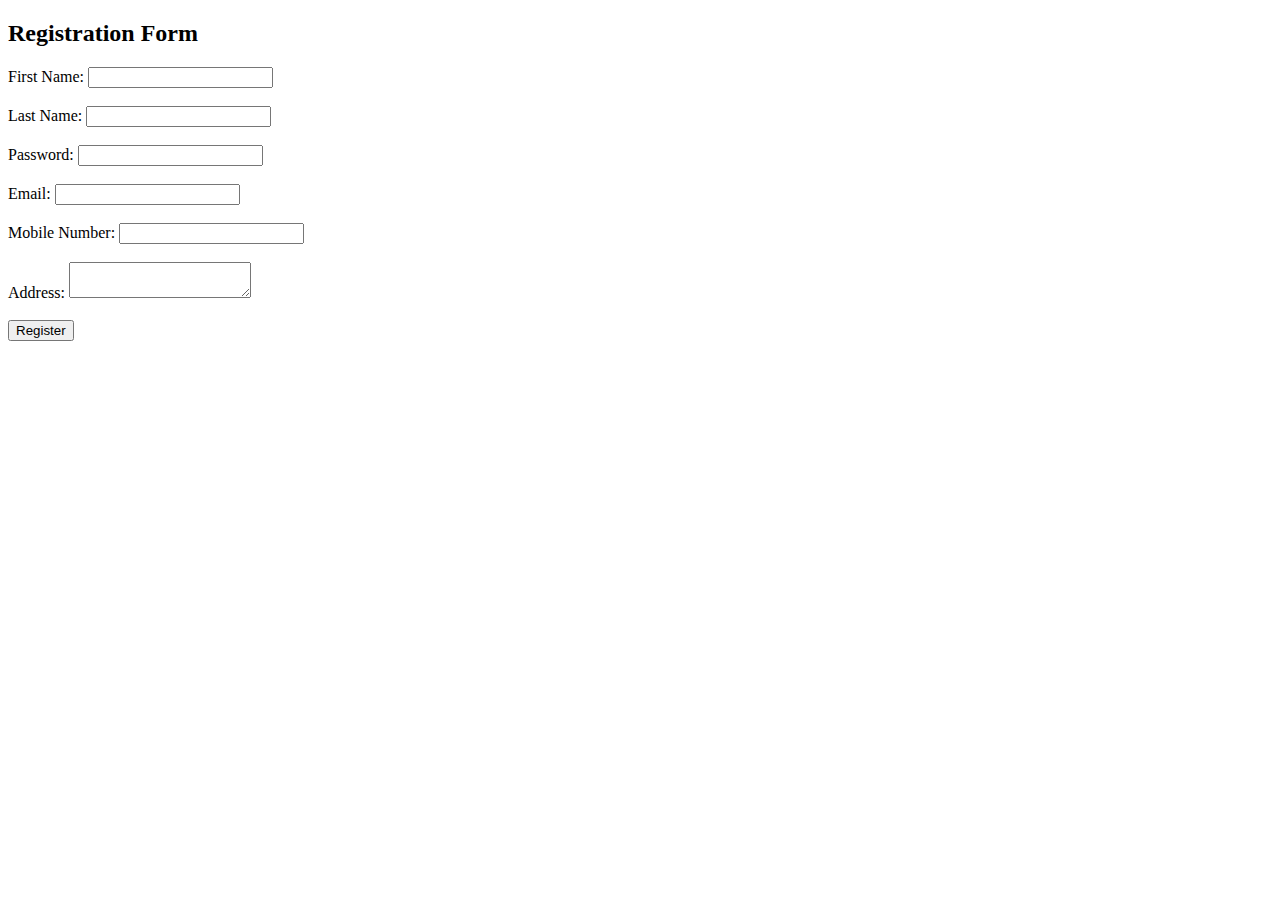
<file: Exp-02/index.html>
<!DOCTYPE html>
<html>
<head>
    <title>Registration Form Validation</title>
    <script>
        function validateForm() {

            // First Name Validation
            var fname = document.getElementById("fname").value;
            var namePattern = /^[A-Za-z]+$/;

            if (!fname.match(namePattern) || fname.length < 6) {
                alert("First Name must contain only alphabets and be at least 6 characters long");
                return false;
            }

            // Password Validation
            var password = document.getElementById("password").value;
            if (password.length < 6) {
                alert("Password must be at least 6 characters long");
                return false;
            }

            // Email Validation
            var email = document.getElementById("email").value;
            var emailPattern = /^[a-zA-Z0-9._]+@[a-zA-Z]+\.[a-zA-Z]{2,}$/;

            if (!email.match(emailPattern)) {
                alert("Please enter a valid email address");
                return false;
            }

            // Mobile Number Validation
            var mobile = document.getElementById("mobile").value;
            var mobilePattern = /^[0-9]{10}$/;

            if (!mobile.match(mobilePattern)) {
                alert("Mobile Number must contain exactly 10 digits");
                return false;
            }

            // Last Name Validation
            var lname = document.getElementById("lname").value;
            if (lname === "") {
                alert("Last Name cannot be empty");
                return false;
            }

            // Address Validation
            var address = document.getElementById("address").value;
            if (address === "") {
                alert("Address cannot be empty");
                return false;
            }

            alert("Registration Successful!");
            return true;
        }
    </script>
</head>

<body>
    <h2>Registration Form</h2>

    <form onsubmit="return validateForm()">
        First Name:
        <input type="text" id="fname"><br><br>

        Last Name:
        <input type="text" id="lname"><br><br>

        Password:
        <input type="password" id="password"><br><br>

        Email:
        <input type="text" id="email"><br><br>

        Mobile Number:
        <input type="text" id="mobile"><br><br>

        Address:
        <textarea id="address"></textarea><br><br>

        <input type="submit" value="Register">
    </form>
</body>
</html>
</file>
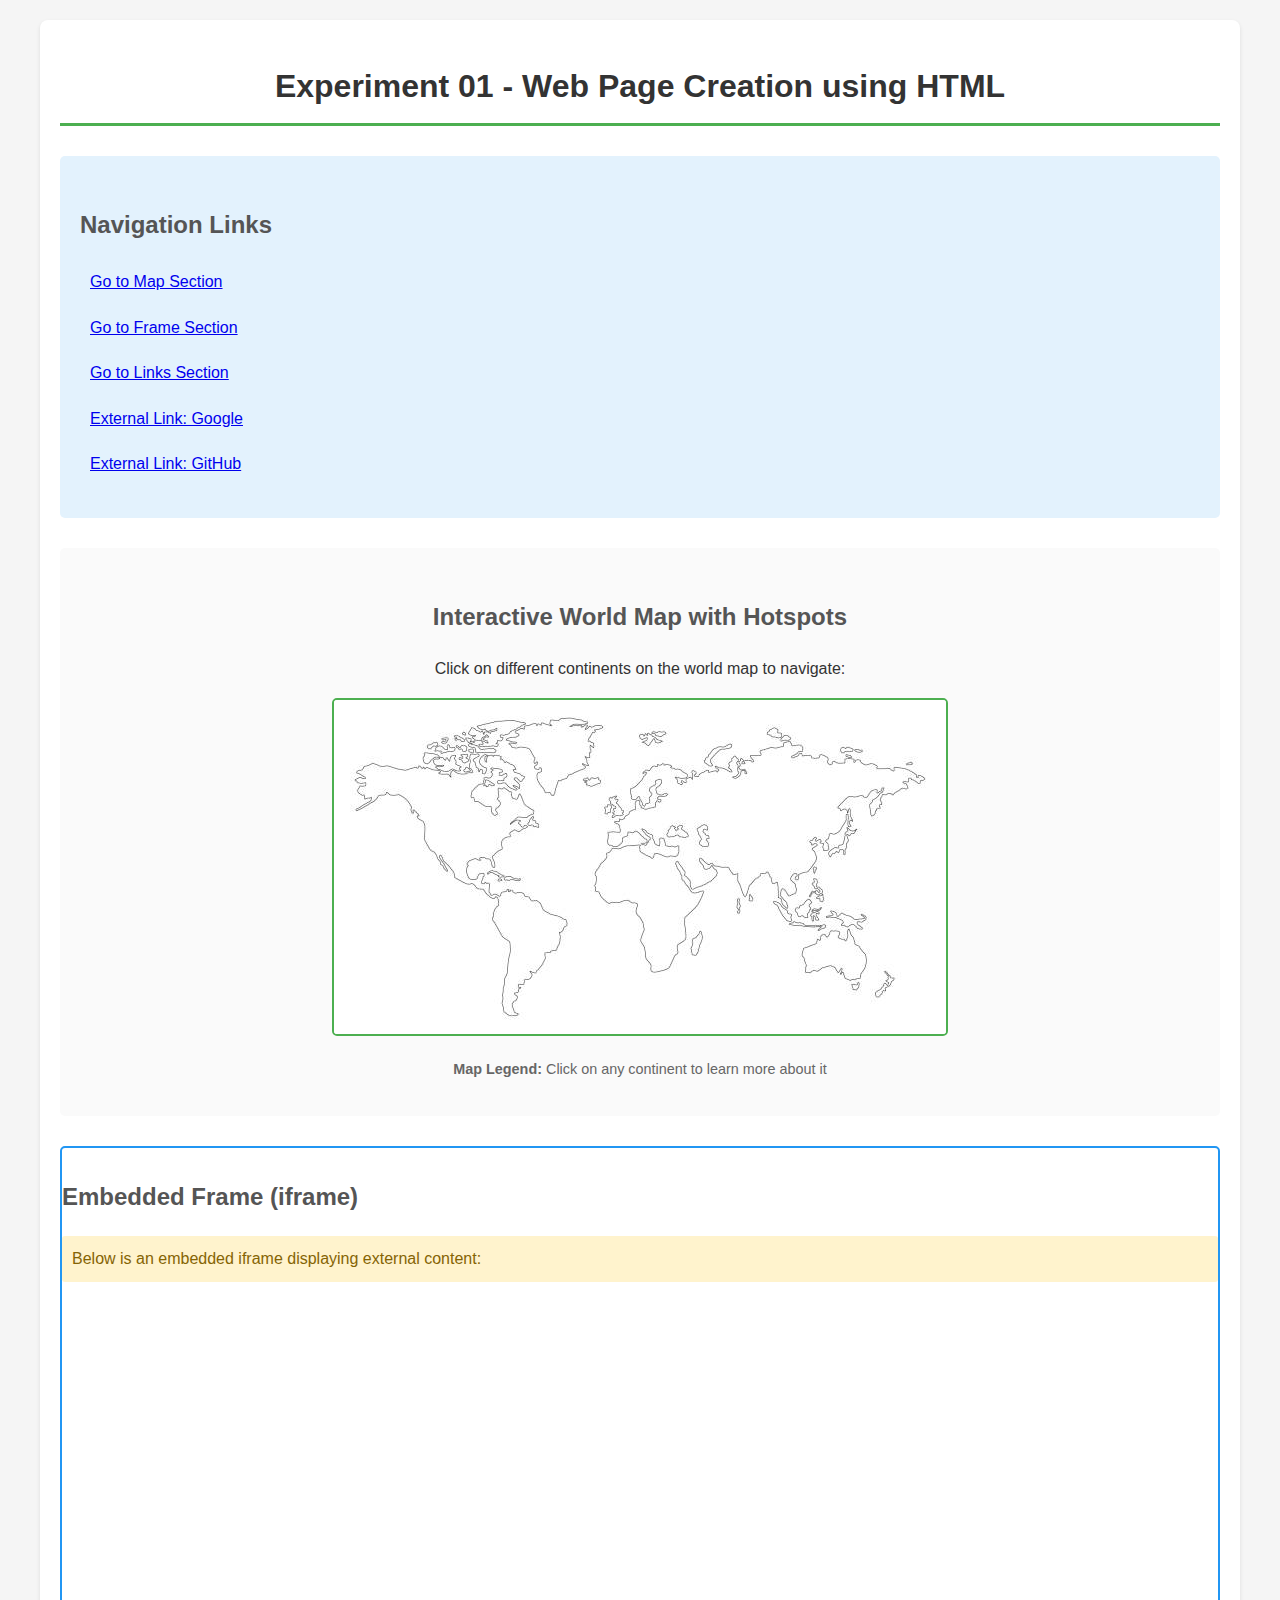
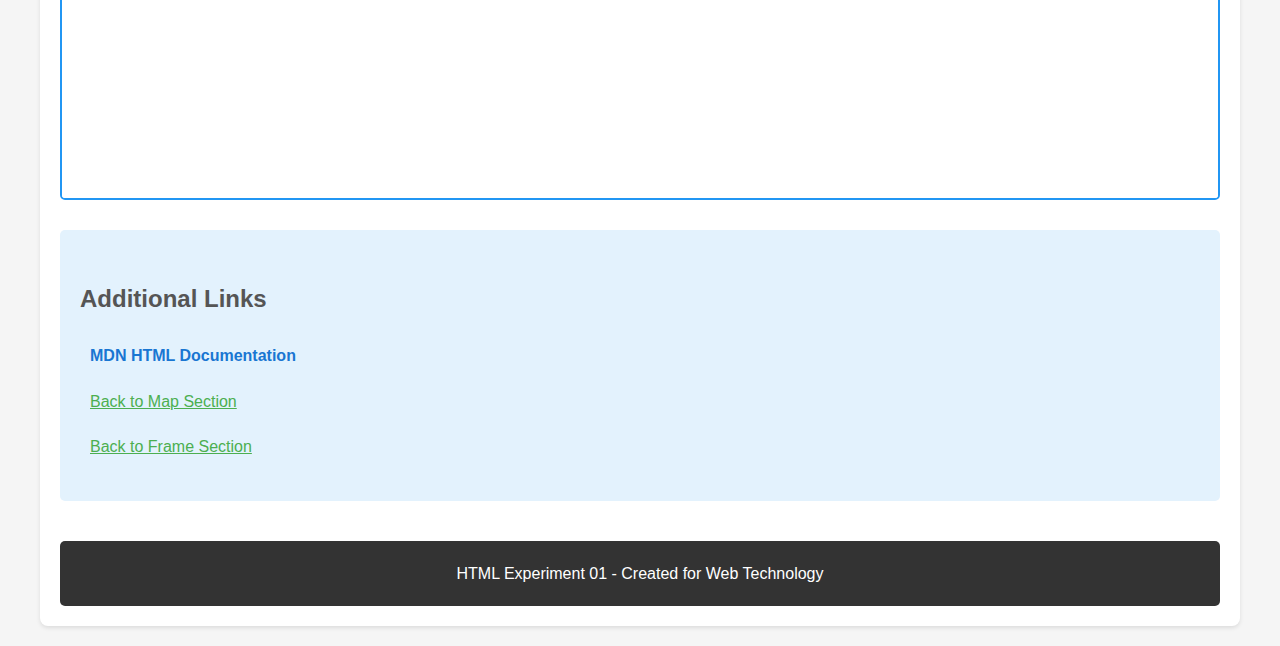
<file: Expt 01/index.html>
<!DOCTYPE html>
<html lang="en">
  <head>
    <meta charset="UTF-8" />
    <meta name="viewport" content="width=device-width, initial-scale=1.0" />
    <meta name="description" content="Web tech Expt 01" />
    <title>Web Tech Expt 01</title>

    <link rel="stylesheet" href="styles.css" />

    <style>
      body {
        font-family: Arial, sans-serif;
        margin: 0;
        padding: 20px;
        background-color: #f5f5f5;
      }

      .container {
        max-width: 1200px;
        margin: 0 auto;
        background-color: white;
        padding: 20px;
        border-radius: 8px;
        box-shadow: 0 2px 4px rgba(0, 0, 0, 0.1);
      }

      h1 {
        color: #333;
        text-align: center;
        border-bottom: 3px solid #4caf50;
        padding-bottom: 10px;
      }

      h2 {
        color: #555;
        margin-top: 30px;
      }

      .map-container {
        text-align: center;
        margin: 30px 0;
        padding: 20px;
        background-color: #fafafa;
        border-radius: 5px;
      }

      .map-image {
        border: 2px solid #4caf50;
        border-radius: 5px;
      }

      .frame-container {
        margin: 30px 0;
        border: 2px solid #2196f3;
        border-radius: 5px;
        overflow: hidden;
      }

      .links-section {
        margin: 30px 0;
        padding: 20px;
        background-color: #e3f2fd;
        border-radius: 5px;
      }

      .links-section ul {
        list-style-type: none;
        padding: 0;
      }

      .links-section li {
        margin: 10px 0;
      }
    </style>
  </head>
  <body>
    <div class="container">
      <h1>Experiment 01 - Web Page Creation using HTML</h1>

      <div class="links-section">
        <h2>Navigation Links</h2>
        <ul>
          <li><a href="#map-section">Go to Map Section</a></li>
          <li><a href="#frame-section">Go to Frame Section</a></li>
          <li><a href="#links-section">Go to Links Section</a></li>
          <li>
            <a href="https://www.google.com" target="_blank"
              >External Link: Google</a
            >
          </li>
          <li>
            <a href="https://www.github.com" target="_blank"
              >External Link: GitHub</a
            >
          </li>
        </ul>
      </div>

      <div id="map-section" class="map-container">
        <h2>Interactive World Map with Hotspots</h2>
        <p>Click on different continents on the world map to navigate:</p>

        <img
          src="public/world_map.jpg"
          alt="World Map"
          usemap="#worldmap"
          class="map-image"
          style="max-width: 100%; height: auto"
        />

        <map name="worldmap">
          <area
            shape="poly"
            coords="100,100,250,80,300,120,280,200,200,220,120,180"
            href="https://www.wikipedia.org/wiki/North_America"
            alt="North America"
            target="_blank"
            title="North America - Click to learn more"
          />

          <area
            shape="poly"
            coords="200,250,280,240,300,320,250,380,200,360"
            href="https://www.wikipedia.org/wiki/South_America"
            alt="South America"
            target="_blank"
            title="South America - Click to learn more"
          />

          <area
            shape="poly"
            coords="400,80,500,70,520,120,480,150,420,140"
            href="https://www.wikipedia.org/wiki/Europe"
            alt="Europe"
            target="_blank"
            title="Europe - Click to learn more"
          />

          <area
            shape="poly"
            coords="450,180,520,170,540,280,500,320,460,300"
            href="https://www.wikipedia.org/wiki/Africa"
            alt="Africa"
            target="_blank"
            title="Africa - Click to learn more"
          />

          <area
            shape="poly"
            coords="550,80,700,70,720,150,680,220,600,200,560,140"
            href="https://www.wikipedia.org/wiki/Asia"
            alt="Asia"
            target="_blank"
            title="Asia - Click to learn more"
          />

          <area
            shape="circle"
            coords="650,320,40"
            href="https://www.wikipedia.org/wiki/Australia"
            alt="Australia"
            target="_blank"
            title="Australia - Click to learn more"
          />
        </map>

        <p style="margin-top: 15px; font-size: 0.9em; color: #666">
          <strong>Map Legend:</strong> Click on any continent to learn more
          about it
        </p>
      </div>

      <div id="frame-section" class="frame-container">
        <h2>Embedded Frame (iframe)</h2>
        <p
          style="
            padding: 10px;
            background-color: #fff3cd;
            color: #856404;
            border-radius: 3px;
          "
        >
          Below is an embedded iframe displaying external content:
        </p>

        <iframe
          src="https://www.wikipedia.org/wiki/HTML"
          width="100%"
          height="500"
          frameborder="0"
          style="border: none; display: block"
          title="Embedded Wikipedia Page"
        >
          <p>
            Your browser does not support iframes.
            <a href="https://www.wikipedia.org/wiki/HTML" target="_blank"
              >Click here</a
            >
            to view the content.
          </p>
        </iframe>
      </div>

      <div id="links-section" class="links-section">
        <h2>Additional Links</h2>
        <ul>
          <li>
            <a
              href="https://developer.mozilla.org/en-US/docs/Web/HTML"
              target="_blank"
              style="color: #1976d2; text-decoration: none; font-weight: bold"
            >
              MDN HTML Documentation
            </a>
          </li>
          <li>
            <a
              href="#map-section"
              style="color: #4caf50; text-decoration: underline"
            >
              Back to Map Section
            </a>
          </li>
          <li>
            <a
              href="#frame-section"
              style="color: #4caf50; text-decoration: underline"
            >
              Back to Frame Section
            </a>
          </li>
        </ul>
      </div>

      <footer
        style="
          margin-top: 40px;
          padding: 20px;
          text-align: center;
          background-color: #333;
          color: white;
          border-radius: 5px;
        "
      >
        <p style="margin: 0">HTML Experiment 01 - Created for Web Technology</p>
      </footer>
    </div>
  </body>
</html>
</file>
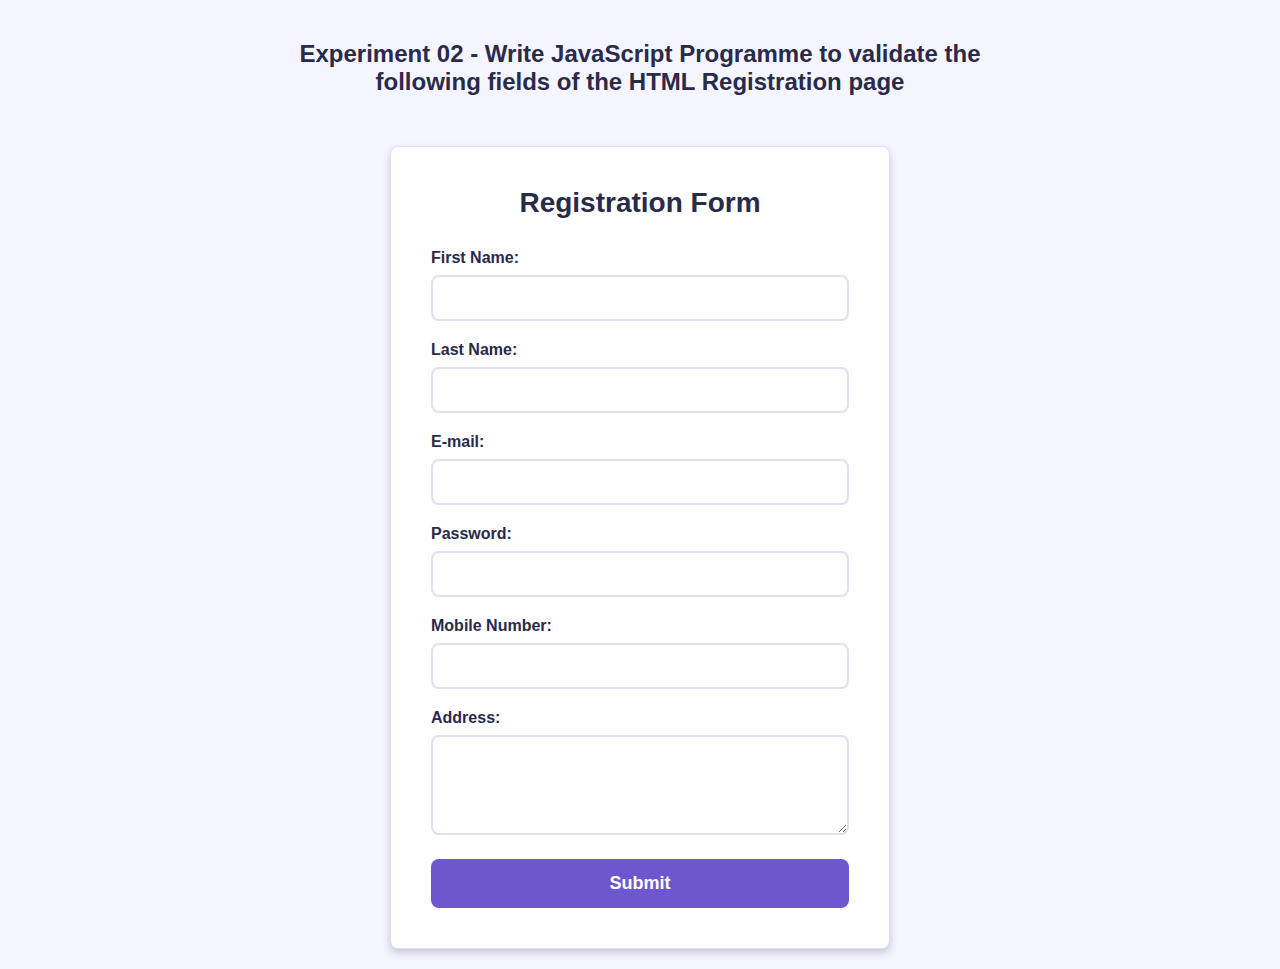
<file: Expt 02/index.html>
<!DOCTYPE html>
<html lang="en">
  <head>
    <meta charset="UTF-8" />
    <meta name="viewport" content="width=device-width, initial-scale=1.0" />
    <title>Web Tech Expt 02</title>
    <link rel="stylesheet" href="styles.css" />
  </head>
  <body>
    <div class="title-container">
      <h1>
        Experiment 02 - Write JavaScript Programme to validate the following
        fields of the HTML Registration page
      </h1>
    </div>
    <div class="container">
      <h1>Registration Form</h1>
      <form id="registrationForm">
        <div class="form-group">
          <label for="firstName">First Name:</label>
          <input type="text" id="firstName" name="firstName" required />
        </div>

        <div class="form-group">
          <label for="lastName">Last Name:</label>
          <input type="text" id="lastName" name="lastName" required />
        </div>

        <div class="form-group">
          <label for="email">E-mail:</label>
          <input type="email" id="email" name="email" required />
        </div>

        <div class="form-group">
          <label for="password">Password:</label>
          <input type="password" id="password" name="password" required />
        </div>

        <div class="form-group">
          <label for="mobile">Mobile Number:</label>
          <input type="text" id="mobile" name="mobile" required />
        </div>

        <div class="form-group">
          <label for="address">Address:</label>
          <textarea id="address" name="address" rows="4" required></textarea>
        </div>

        <button type="submit">Submit</button>
      </form>
    </div>
    <script src="index.js"></script>
  </body>
</html>
</file>
<file: Expt 01/styles.css>
* {
  box-sizing: border-box;
}

body {
  line-height: 1.6;
  color: #333;
}

.container {
  animation: fadeIn 0.5s ease-in;
}

@keyframes fadeIn {
  from {
    opacity: 0;
    transform: translateY(20px);
  }
  to {
    opacity: 1;
    transform: translateY(0);
  }
}

a {
  transition: all 0.3s ease;
}

a:hover {
  opacity: 0.8;
  transform: translateX(5px);
}

a:visited {
  color: #7b1fa2;
}

a:active {
  color: #e91e63;
}

.frame-container {
  background-color: #ffffff;
  transition: border-color 0.3s ease;
}

.frame-container:hover {
  border-color: #1976d2;
}

iframe {
  background-color: #ffffff;
}

.links-section {
  transition: background-color 0.3s ease;
}

.links-section:hover {
  background-color: #bbdefb;
}

.links-section a {
  display: inline-block;
  padding: 5px 10px;
  border-radius: 3px;
}

.links-section a:hover {
  background-color: rgba(255, 255, 255, 0.5);
}

@media (max-width: 768px) {
  .container {
    padding: 10px;
  }

  .map-image {
    width: 100%;
    height: auto;
  }

  iframe {
    height: 400px;
  }
}

@media print {
  .frame-container,
  iframe {
    display: none;
  }

  .links-section {
    background-color: transparent;
  }
}
</file>
<file: Expt 02/styles.css>
:root {
  --background: oklch(0.973 0.0133 286.1503);
  --foreground: oklch(0.3015 0.0572 282.4176);
  --card: oklch(1 0 0);
  --card-foreground: oklch(0.3015 0.0572 282.4176);
  --popover: oklch(1 0 0);
  --popover-foreground: oklch(0.3015 0.0572 282.4176);
  --primary: oklch(0.5417 0.179 288.0332);
  --primary-foreground: oklch(1 0 0);
  --secondary: oklch(0.9174 0.0435 292.6901);
  --secondary-foreground: oklch(0.4143 0.1039 288.1742);
  --muted: oklch(0.958 0.0133 286.1454);
  --muted-foreground: oklch(0.5426 0.0465 284.7435);
  --accent: oklch(0.9221 0.0373 262.141);
  --accent-foreground: oklch(0.3015 0.0572 282.4176);
  --destructive: oklch(0.6861 0.2061 14.9941);
  --destructive-foreground: oklch(1 0 0);
  --border: oklch(0.9115 0.0216 285.9625);
  --input: oklch(0.9115 0.0216 285.9625);
  --ring: oklch(0.5417 0.179 288.0332);
  --chart-1: oklch(0.5417 0.179 288.0332);
  --chart-2: oklch(0.7042 0.1602 288.988);
  --chart-3: oklch(0.5679 0.2113 276.7065);
  --chart-4: oklch(0.6356 0.1922 281.8054);
  --chart-5: oklch(0.4509 0.1758 279.3838);
  --sidebar: oklch(0.958 0.0133 286.1454);
  --sidebar-foreground: oklch(0.3015 0.0572 282.4176);
  --sidebar-primary: oklch(0.5417 0.179 288.0332);
  --sidebar-primary-foreground: oklch(1 0 0);
  --sidebar-accent: oklch(0.9221 0.0373 262.141);
  --sidebar-accent-foreground: oklch(0.3015 0.0572 282.4176);
  --sidebar-border: oklch(0.9115 0.0216 285.9625);
  --sidebar-ring: oklch(0.5417 0.179 288.0332);
  --font-sans: Inter, sans-serif;
  --font-serif: Georgia, serif;
  --font-mono: JetBrains Mono, monospace;
  --radius: 0.5rem;
  --shadow-x: 0px;
  --shadow-y: 4px;
  --shadow-blur: 10px;
  --shadow-spread: 0px;
  --shadow-opacity: 0.12;
  --shadow-color: hsl(240 30% 25%);
  --shadow-2xs: 0px 4px 10px 0px hsl(240 30% 25% / 0.06);
  --shadow-xs: 0px 4px 10px 0px hsl(240 30% 25% / 0.06);
  --shadow-sm: 0px 4px 10px 0px hsl(240 30% 25% / 0.12),
    0px 1px 2px -1px hsl(240 30% 25% / 0.12);
  --shadow: 0px 4px 10px 0px hsl(240 30% 25% / 0.12),
    0px 1px 2px -1px hsl(240 30% 25% / 0.12);
  --shadow-md: 0px 4px 10px 0px hsl(240 30% 25% / 0.12),
    0px 2px 4px -1px hsl(240 30% 25% / 0.12);
  --shadow-lg: 0px 4px 10px 0px hsl(240 30% 25% / 0.12),
    0px 4px 6px -1px hsl(240 30% 25% / 0.12);
  --shadow-xl: 0px 4px 10px 0px hsl(240 30% 25% / 0.12),
    0px 8px 10px -1px hsl(240 30% 25% / 0.12);
  --shadow-2xl: 0px 4px 10px 0px hsl(240 30% 25% / 0.3);
  --tracking-normal: 0em;
  --spacing: 0.25rem;
}

.light {
  --background: oklch(0.1743 0.0227 283.7998);
  --foreground: oklch(0.9185 0.0257 285.8834);
  --card: oklch(0.2284 0.0384 282.9324);
  --card-foreground: oklch(0.9185 0.0257 285.8834);
  --popover: oklch(0.2284 0.0384 282.9324);
  --popover-foreground: oklch(0.9185 0.0257 285.8834);
  --primary: oklch(0.7162 0.1597 290.3962);
  --primary-foreground: oklch(0.1743 0.0227 283.7998);
  --secondary: oklch(0.3139 0.0736 283.4591);
  --secondary-foreground: oklch(0.8367 0.0849 285.9111);
  --muted: oklch(0.271 0.0621 281.4377);
  --muted-foreground: oklch(0.7166 0.0462 285.1741);
  --accent: oklch(0.3354 0.0828 280.9705);
  --accent-foreground: oklch(0.9185 0.0257 285.8834);
  --destructive: oklch(0.6861 0.2061 14.9941);
  --destructive-foreground: oklch(1 0 0);
  --border: oklch(0.3261 0.0597 282.5832);
  --input: oklch(0.3261 0.0597 282.5832);
  --ring: oklch(0.7162 0.1597 290.3962);
  --chart-1: oklch(0.7162 0.1597 290.3962);
  --chart-2: oklch(0.6382 0.1047 274.9117);
  --chart-3: oklch(0.7482 0.1235 244.7492);
  --chart-4: oklch(0.7124 0.0977 186.6761);
  --chart-5: oklch(0.7546 0.1831 346.8124);
  --sidebar: oklch(0.2284 0.0384 282.9324);
  --sidebar-foreground: oklch(0.9185 0.0257 285.8834);
  --sidebar-primary: oklch(0.7162 0.1597 290.3962);
  --sidebar-primary-foreground: oklch(0.1743 0.0227 283.7998);
  --sidebar-accent: oklch(0.3354 0.0828 280.9705);
  --sidebar-accent-foreground: oklch(0.9185 0.0257 285.8834);
  --sidebar-border: oklch(0.3261 0.0597 282.5832);
  --sidebar-ring: oklch(0.7162 0.1597 290.3962);
  --font-sans: Inter, sans-serif;
  --font-serif: Georgia, serif;
  --font-mono: JetBrains Mono, monospace;
  --radius: 0.5rem;
  --shadow-x: 0px;
  --shadow-y: 4px;
  --shadow-blur: 10px;
  --shadow-spread: 0px;
  --shadow-opacity: 0.12;
  --shadow-color: hsl(240 30% 25%);
  --shadow-2xs: 0px 4px 10px 0px hsl(240 30% 25% / 0.06);
  --shadow-xs: 0px 4px 10px 0px hsl(240 30% 25% / 0.06);
  --shadow-sm: 0px 4px 10px 0px hsl(240 30% 25% / 0.12),
    0px 1px 2px -1px hsl(240 30% 25% / 0.12);
  --shadow: 0px 4px 10px 0px hsl(240 30% 25% / 0.12),
    0px 1px 2px -1px hsl(240 30% 25% / 0.12);
  --shadow-md: 0px 4px 10px 0px hsl(240 30% 25% / 0.12),
    0px 2px 4px -1px hsl(240 30% 25% / 0.12);
  --shadow-lg: 0px 4px 10px 0px hsl(240 30% 25% / 0.12),
    0px 4px 6px -1px hsl(240 30% 25% / 0.12);
  --shadow-xl: 0px 4px 10px 0px hsl(240 30% 25% / 0.12),
    0px 8px 10px -1px hsl(240 30% 25% / 0.12);
  --shadow-2xl: 0px 4px 10px 0px hsl(240 30% 25% / 0.3);
}

* {
  margin: 0;
  padding: 0;
  box-sizing: border-box;
}

body {
  font-family: var(--font-sans);
  background: var(--background);
  color: var(--foreground);
  min-height: 100vh;
  display: flex;
  flex-direction: column;
  justify-content: flex-start;
  align-items: center;
  padding: 20px;
}

.title-container {
  width: 100%;
  max-width: 800px;
  text-align: center;
  margin-bottom: 30px;
  padding: 20px;
}

.title-container h1 {
  margin-bottom: 0;
  font-size: 24px;
  color: var(--foreground);
}

.container {
  background: var(--card);
  color: var(--card-foreground);
  border-radius: var(--radius);
  box-shadow: var(--shadow-lg);
  padding: 40px;
  max-width: 500px;
  width: 100%;
  border: 1px solid var(--border);
}

h1 {
  text-align: center;
  color: var(--foreground);
  margin-bottom: 30px;
  font-size: 28px;
}

.form-group {
  margin-bottom: 20px;
}

label {
  display: block;
  margin-bottom: 8px;
  color: var(--foreground);
  font-weight: 600;
}

input[type="text"],
input[type="email"],
input[type="password"],
textarea {
  width: 100%;
  padding: 12px;
  border: 2px solid var(--input);
  border-radius: var(--radius);
  font-size: 16px;
  background: var(--card);
  color: var(--foreground);
  transition: border-color 0.3s;
  font-family: var(--font-sans);
}

input[type="text"]:focus,
input[type="email"]:focus,
input[type="password"]:focus,
textarea:focus {
  outline: none;
  border-color: var(--ring);
}

textarea {
  resize: vertical;
  font-family: var(--font-sans);
}

button {
  width: 100%;
  padding: 14px;
  background: var(--primary);
  color: var(--primary-foreground);
  border: none;
  border-radius: var(--radius);
  font-size: 18px;
  font-weight: 600;
  cursor: pointer;
  transition: transform 0.2s, box-shadow 0.2s;
  font-family: var(--font-sans);
}

button:hover {
  transform: translateY(-2px);
  box-shadow: var(--shadow-md);
}

button:active {
  transform: translateY(0);
}
</file>
